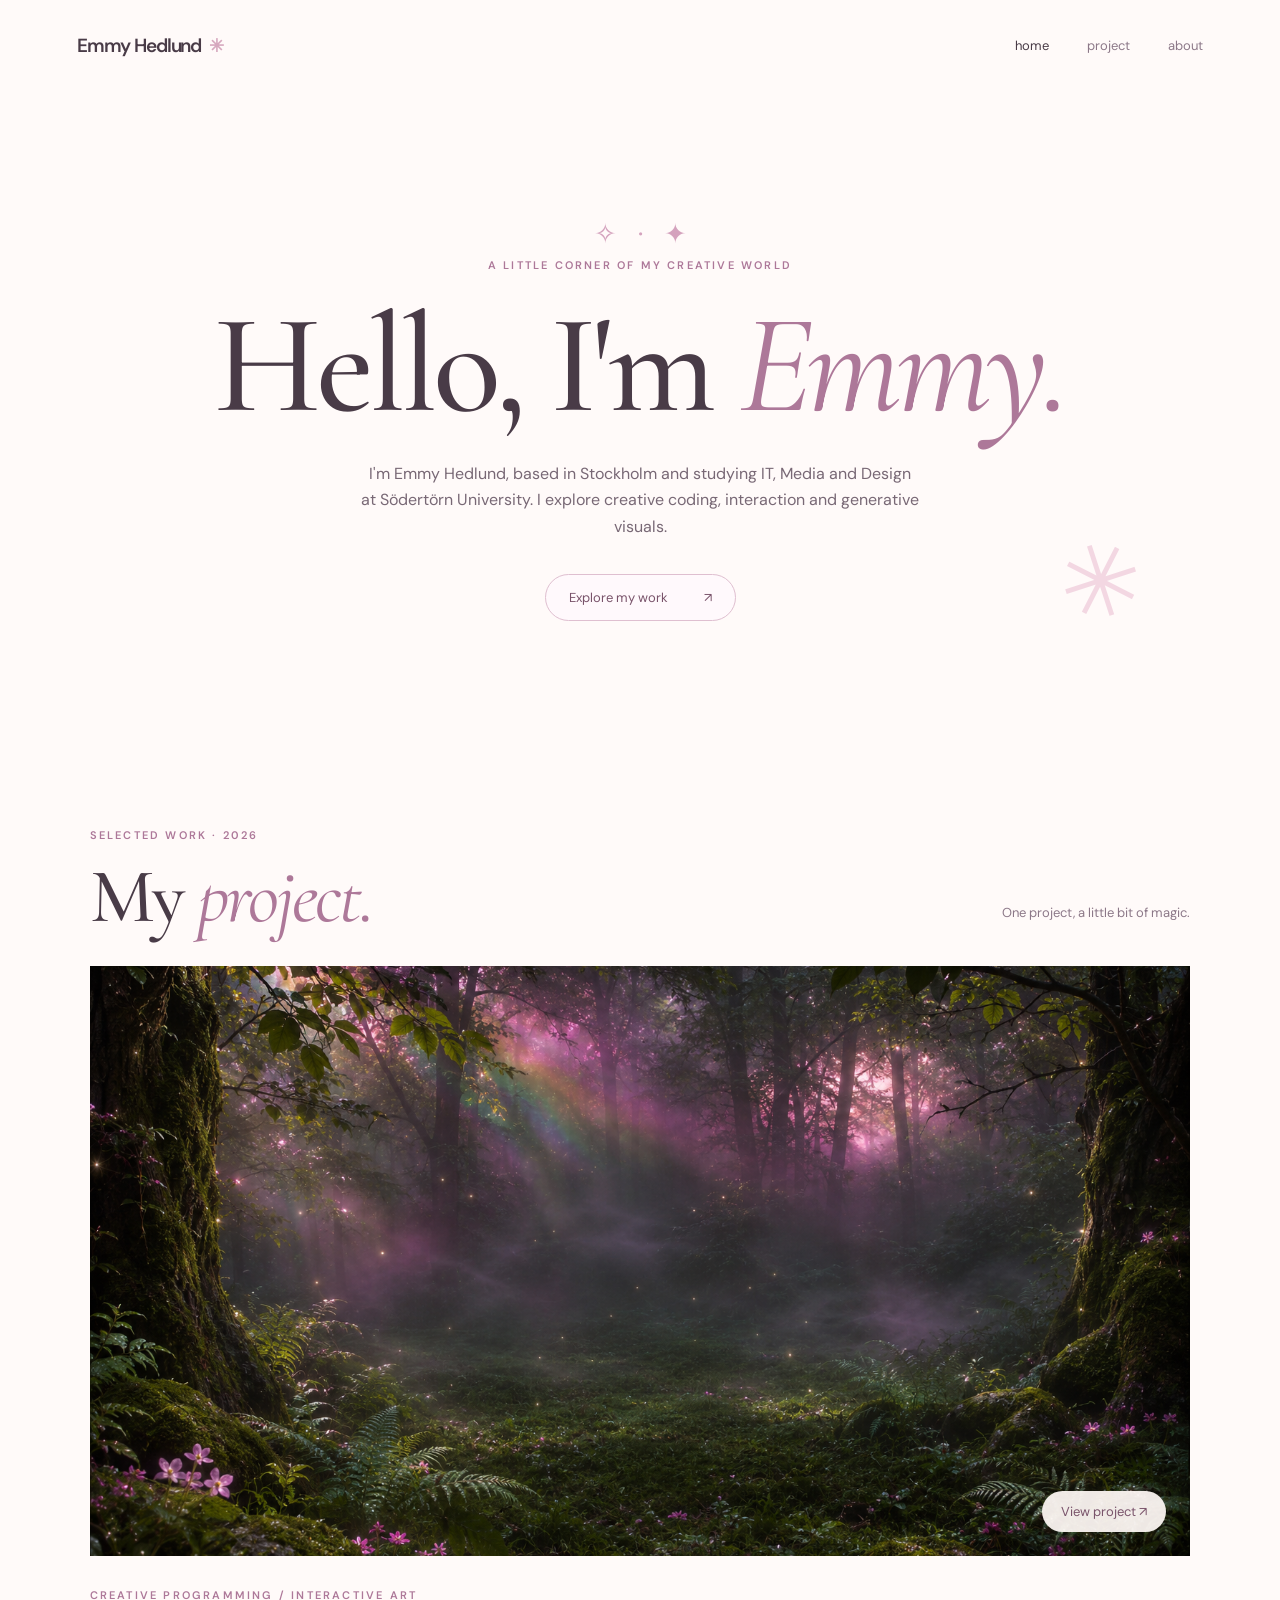
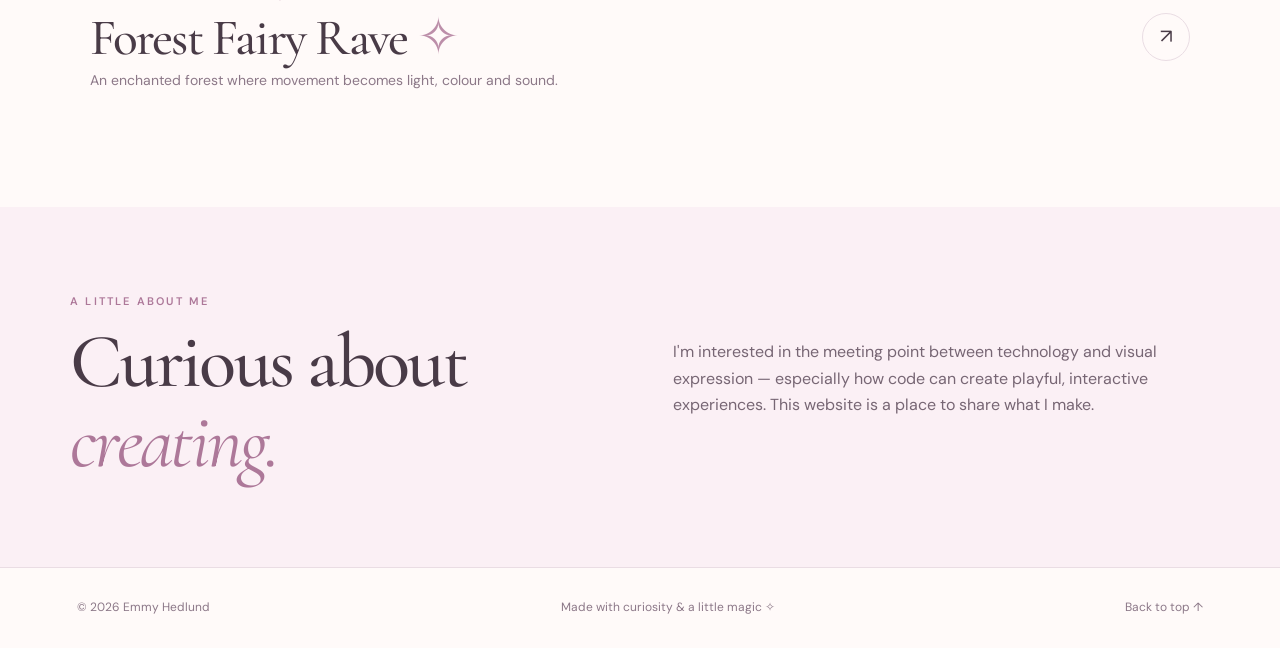
<file: index.html>
<!doctype html>
<html lang="en">

<head>
  <!-- Grundinställningar -->
  <meta charset="utf-8">
  <meta name="viewport" content="width=device-width, initial-scale=1">
  <title>Emmy Hedlund — Creative Coding</title>
  <meta name="description" content="Emmy Hedlund, IT, Media and Design student exploring creative coding and interactive experiences.">

  <!-- Google Fonts -->
  <link rel="preconnect" href="https://fonts.googleapis.com">
  <link rel="preconnect" href="https://fonts.gstatic.com" crossorigin>
  <link href="https://fonts.googleapis.com/css2?family=Cormorant+Garamond:ital,wght@0,400;0,500;0,600;1,400;1,500&family=DM+Sans:wght@400;500;600&display=swap" rel="stylesheet">

  <!-- Egen CSS -->
  <link rel="stylesheet" href="style.css">
</head>

<body>

  <!-- ========== NAVIGATION ========== -->
  <header class="nav">
    <a class="wordmark" href="index.html">Emmy Hedlund <span>✳</span></a>

    <nav>
      <a class="active" href="index.html">home</a>
      <a href="project.html">project</a>
      <a href="#about">about</a>
    </nav>
  </header>

  <main>

    <!-- ========== HERO (startsidans intro) ========== -->
    <section class="home-hero">
      <!-- Dekorativa stjärnor -->
      <div class="tiny-stars" aria-hidden="true">✧ &nbsp; · &nbsp; ✦</div>

      <p class="kicker">A LITTLE CORNER OF MY CREATIVE WORLD</p>
      <h1>Hello, I'm <em>Emmy.</em></h1>

      <p class="lead">
        I'm Emmy Hedlund, based in Stockholm and studying IT, Media and Design
        at Södertörn University. I explore creative coding, interaction and
        generative visuals.
      </p>

      <!-- Länk som scrollar ner till projektet -->
      <a class="pill-link" href="#work">Explore my work <span aria-hidden="true">↗</span></a>

      <span class="hero-ornament" aria-hidden="true">✳</span>
    </section>

    <!-- ========== PROJEKT ========== -->
    <section class="work-section" id="work">

      <!-- Rubrik för sektionen -->
      <div class="section-title">
        <div>
          <p class="kicker">SELECTED WORK · 2026</p>
          <h2>My <em>project.</em></h2>
        </div>
        <p>One project, a little bit of magic.</p>
      </div>

      <!-- Projektkort (hela kortet är en länk) -->
      <a class="project-card" href="project.html" aria-label="View Forest Fairy Rave project">

        <!-- Bild med text som visas vid hover -->
        <div class="project-image">
          <img src="assets/skog.png" alt="Magical forest illuminated with soft pink and violet light">
          <span class="project-overlay">View project <span aria-hidden="true">↗</span></span>
        </div>

        <!-- Titel och beskrivning -->
        <div class="project-info">
          <div>
            <span class="kicker">CREATIVE PROGRAMMING / INTERACTIVE ART</span>
            <h3>Forest Fairy Rave <span aria-hidden="true">✧</span></h3>
            <p>An enchanted forest where movement becomes light, colour and sound.</p>
          </div>
          <span class="round-arrow" aria-hidden="true">↗</span>
        </div>

      </a>
    </section>

    <!-- ========== OM MIG ========== -->
    <section class="about-section" id="about">
      <div>
        <p class="kicker">A LITTLE ABOUT ME</p>
        <h2>Curious about <em>creating.</em></h2>
      </div>

      <p>
        I'm interested in the meeting point between technology and visual
        expression — especially how code can create playful, interactive
        experiences. This website is a place to share what I make.
      </p>
    </section>

  </main>

  <!-- ========== FOOTER ========== -->
  <footer>
    <span>© 2026 Emmy Hedlund</span>
    <span>Made with curiosity &amp; a little magic ✧</span>

    <!-- Scrollar mjukt till toppen av sidan -->
    <a href="#top" onclick="window.scrollTo({top:0,behavior:'smooth'});return false">Back to top ↑</a>
  </footer>

</body>
</html>
</file>
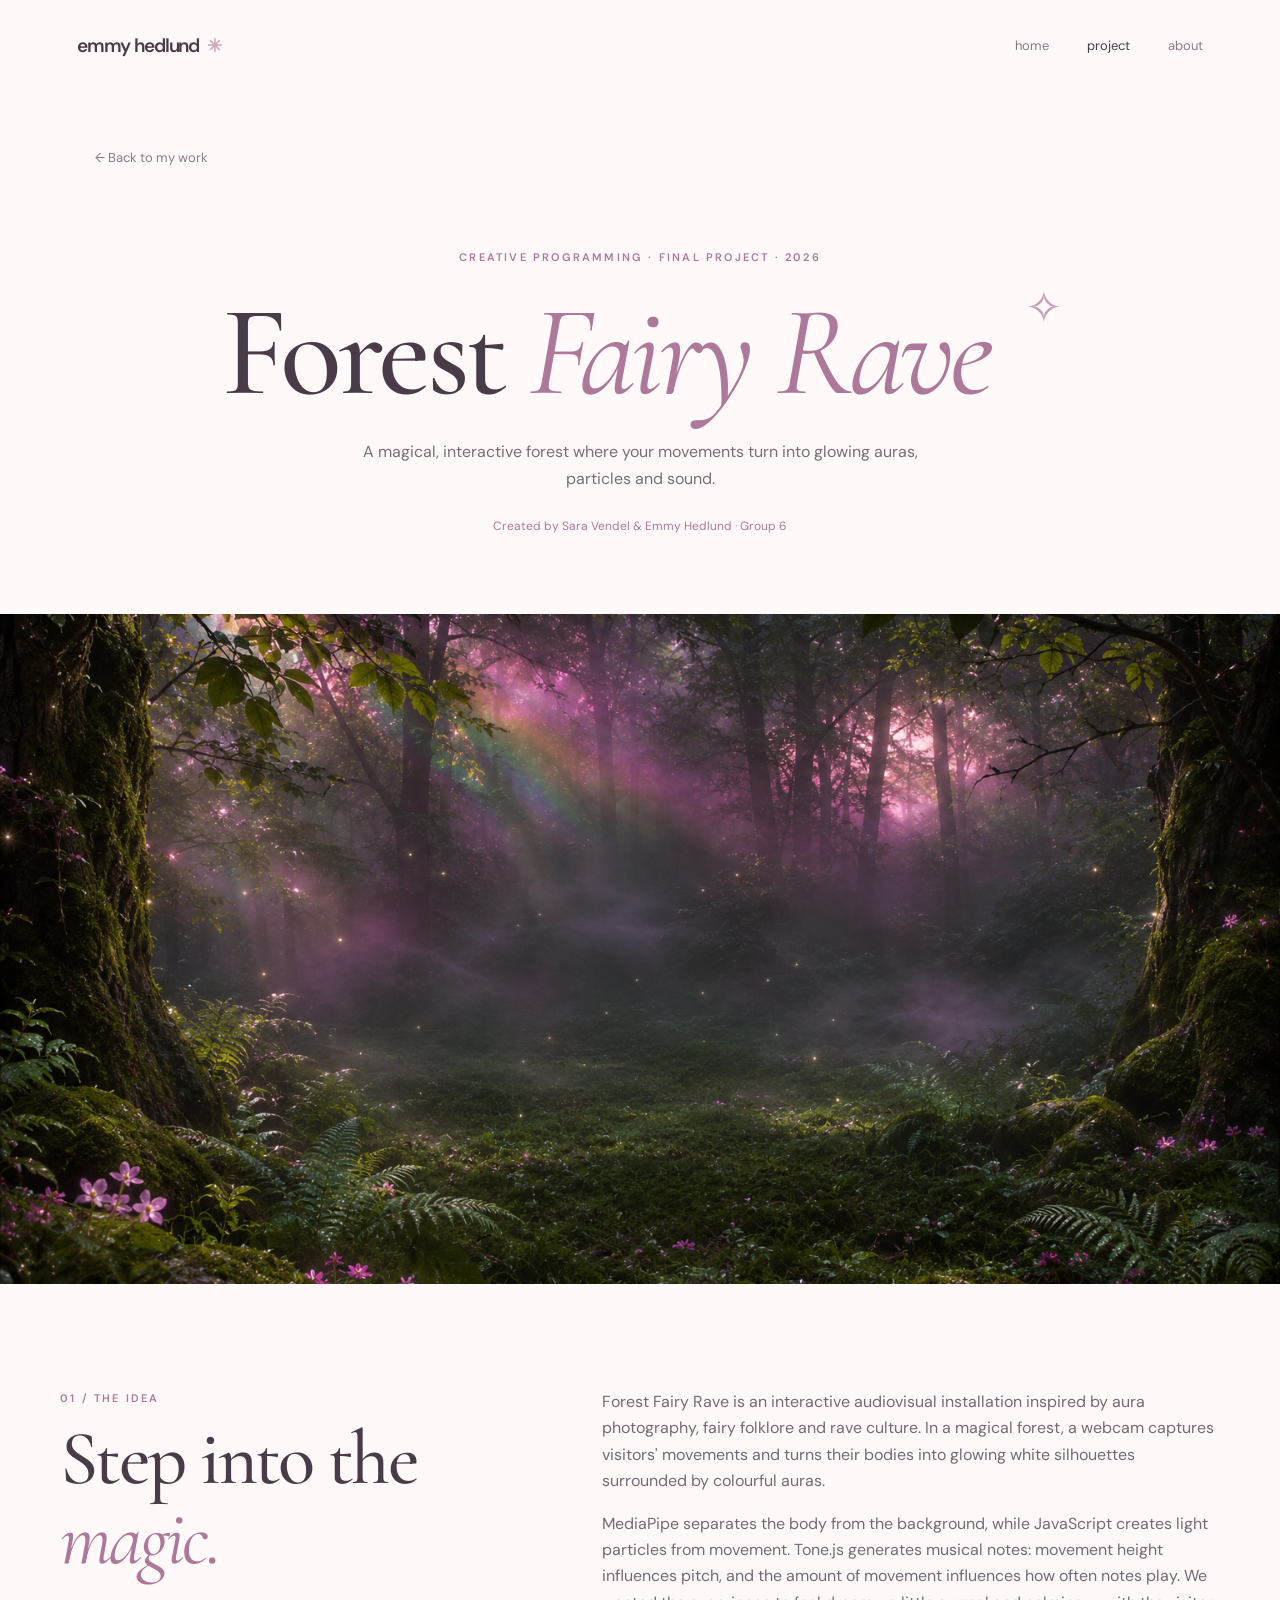
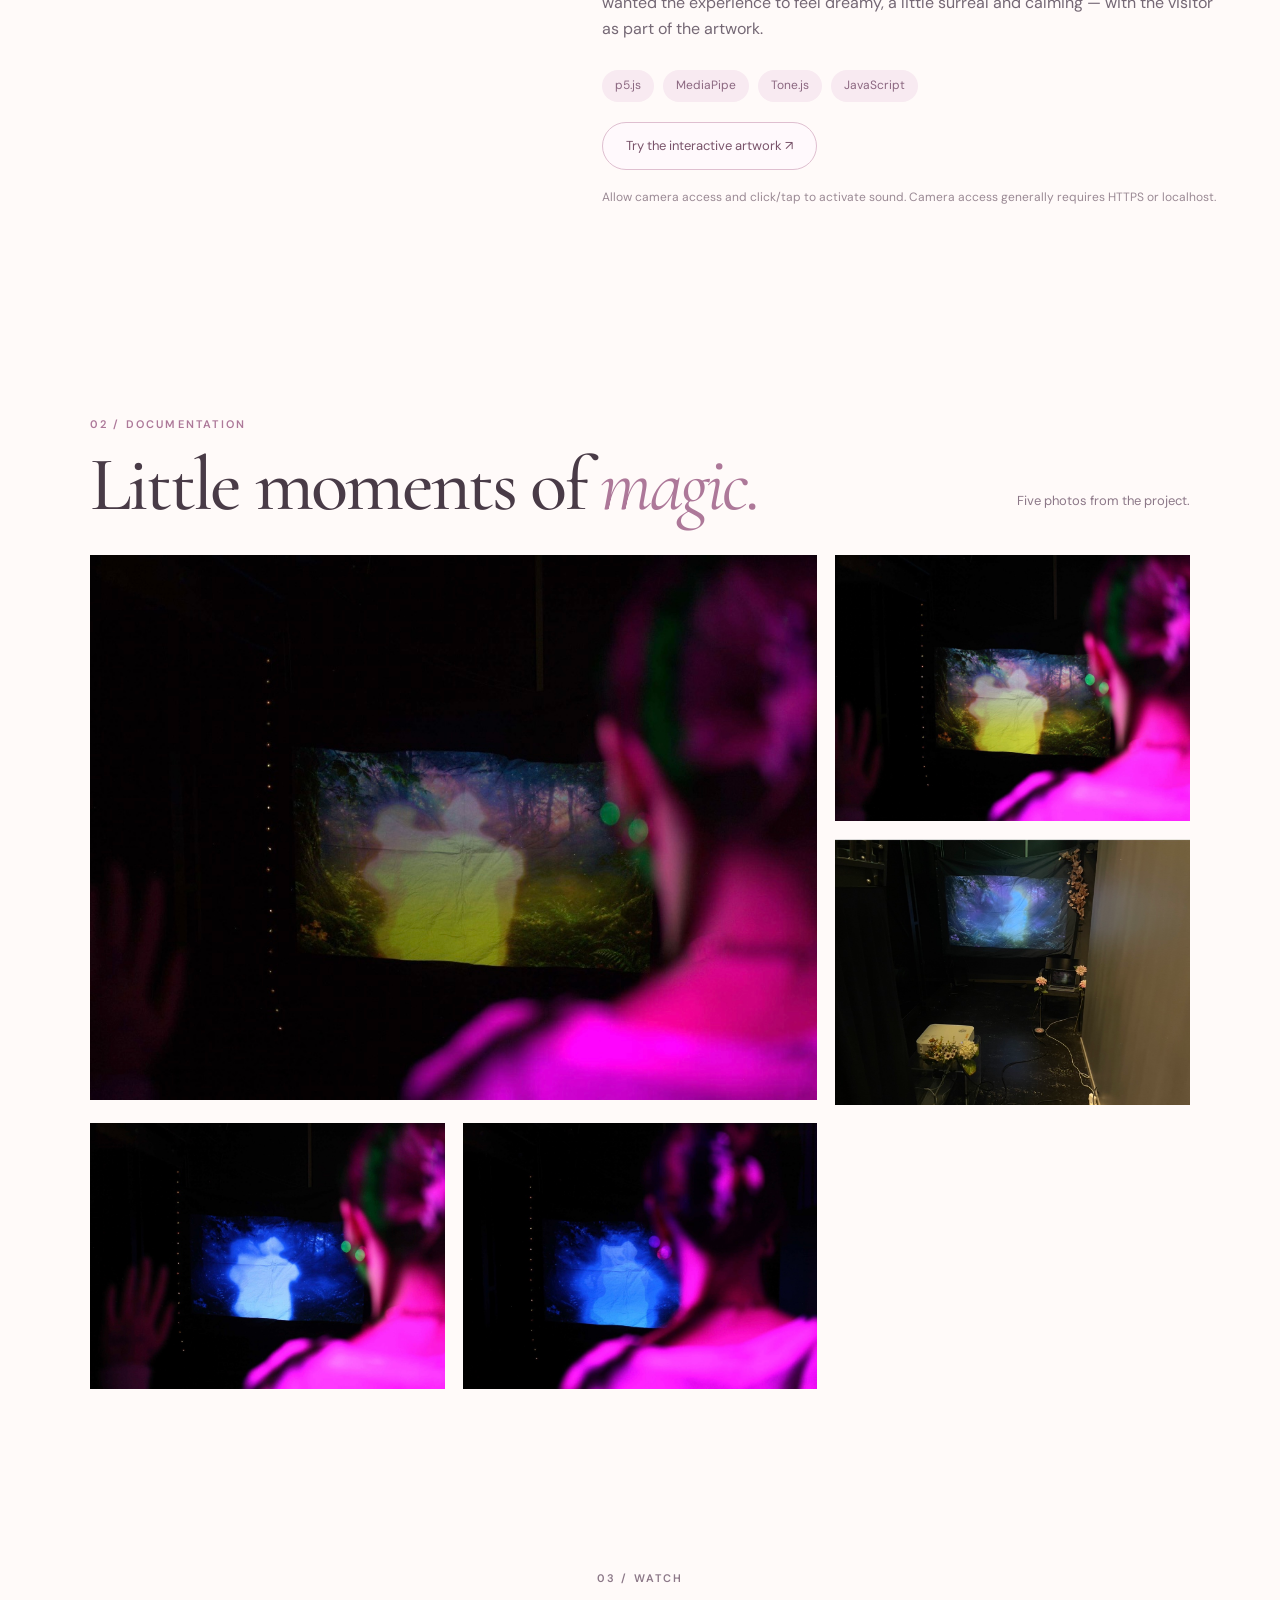
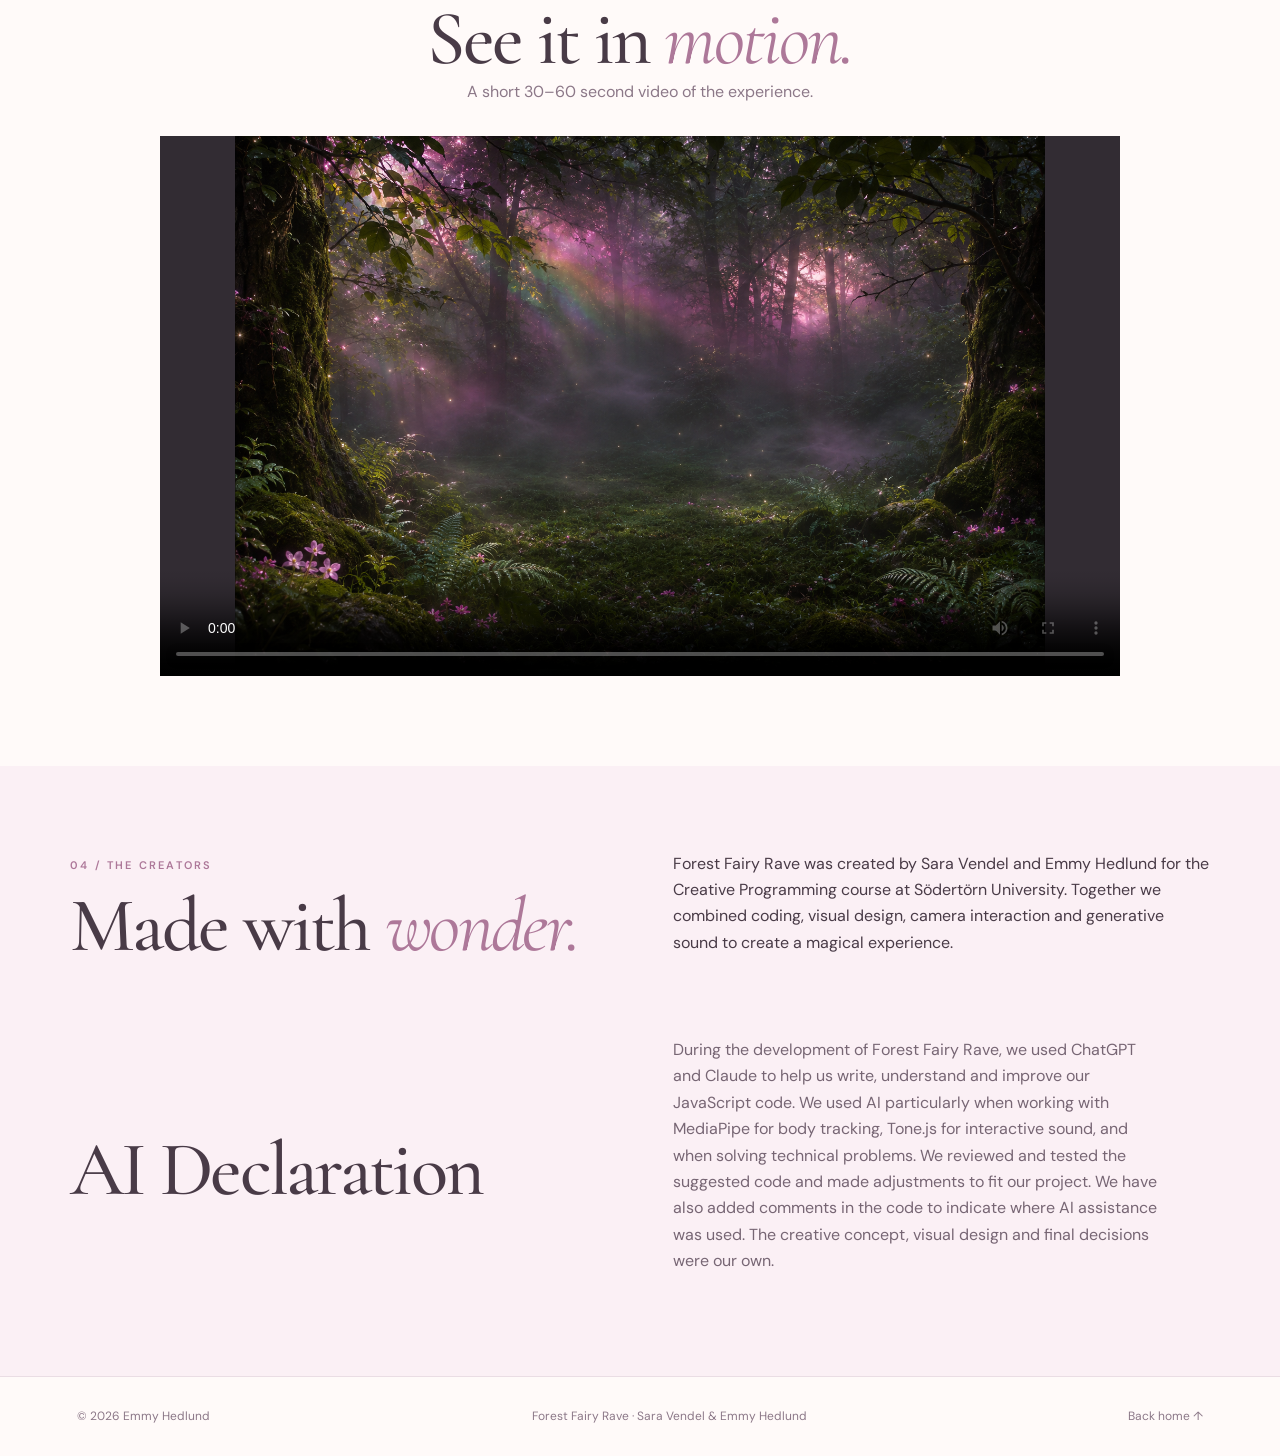
<file: project.html>
<!doctype html>
<html lang="en">

<head>
  <!-- Grundinställningar -->
  <meta charset="utf-8">
  <meta name="viewport" content="width=device-width, initial-scale=1">

  <title>Forest Fairy Rave — Emmy Hedlund &amp; Sara Vendel</title>

  <meta
    name="description"
    content="Forest Fairy Rave, an interactive audiovisual installation by Sara Vendel and Emmy Hedlund."
  >

  <!-- Google Fonts -->
  <link rel="preconnect" href="https://fonts.googleapis.com">
  <link rel="preconnect" href="https://fonts.gstatic.com" crossorigin>

  <link
    href="https://fonts.googleapis.com/css2?family=Cormorant+Garamond:ital,wght@0,400;0,500;0,600;1,400;1,500&family=DM+Sans:wght@400;500;600&display=swap"
    rel="stylesheet"
  >

  <!-- Egen CSS -->
  <link rel="stylesheet" href="style.css">
</head>

<body>

  <!-- ========== NAVIGATION ========== -->
  <header class="nav">
    <a class="wordmark" href="index.html">
      emmy hedlund <span>✳</span>
    </a>

    <nav>
      <a href="index.html">home</a>
      <a class="active" href="project.html">project</a>
      <a href="index.html#about">about</a>
    </nav>
  </header>

  <main>

    <!-- ========== PROJEKTETS INTRO ========== -->
    <section class="project-hero">

      <a class="back" href="index.html">
        ← Back to my work
      </a>

      <p class="kicker">
        CREATIVE PROGRAMMING · FINAL PROJECT · 2026
      </p>

      <h1>
        Forest <em>Fairy Rave</em>
        <span class="star">✧</span>
      </h1>

      <p class="project-lead">
        A magical, interactive forest where your movements
        turn into glowing auras, particles and sound.
      </p>

      <p class="credit">
        Created by Sara Vendel &amp; Emmy Hedlund · Group 6
      </p>

    </section>


    <!-- ========== STOR BANNERBILD ========== -->
    <div class="banner">
      <img
        src="assets/skog.png"
        alt="Forest Fairy Rave enchanted woodland with purple and pink light"
      >
    </div>


    <!-- ========== 01 / IDÉN ========== -->
    <section class="two-col">

      <!-- Vänster kolumn -->
      <div>
        <p class="kicker">01 / THE IDEA</p>
        <h2>Step into the <em>magic.</em></h2>
      </div>

      <!-- Höger kolumn -->
      <div class="copy">

        <p>
          Forest Fairy Rave is an interactive audiovisual
          installation inspired by aura photography, fairy
          folklore and rave culture. In a magical forest,
          a webcam captures visitors' movements and turns
          their bodies into glowing white silhouettes
          surrounded by colourful auras.
        </p>

        <p>
          MediaPipe separates the body from the background,
          while JavaScript creates light particles from
          movement. Tone.js generates musical notes:
          movement height influences pitch, and the amount
          of movement influences how often notes play.
          We wanted the experience to feel dreamy, a little
          surreal and calming — with the visitor as part
          of the artwork.
        </p>

        <!-- Teknikerna som användes -->
        <div class="chips">
          <span>p5.js</span>
          <span>MediaPipe</span>
          <span>Tone.js</span>
          <span>JavaScript</span>
        </div>

        <!-- Länk till interaktiva projektet -->
        <a
          class="pill-link"
          href="interactive-project/index.html"
          target="_blank"
          rel="noopener"
        >
          Try the interactive artwork ↗
        </a>

        <p class="note">
          Allow camera access and click/tap to activate
          sound. Camera access generally requires HTTPS
          or localhost.
        </p>

      </div>
    </section>


    <!-- ========== 02 / BILDGALLERI ========== -->
    <section class="gallery-section" id="gallery">

      <div class="section-title">

        <div>
          <p class="kicker">02 / DOCUMENTATION</p>
          <h2>Little moments of <em>magic.</em></h2>
        </div>

        <p>Five photos from the project.</p>

      </div>


      <!-- ALLA FEM BILDERNA -->
      <div class="photo-grid">

        <!-- BILD 1 -->
        <figure class="photo first">
          <img class="gallery-image"
            src="assets/Bild1.jpg"
            alt="Forest Fairy Rave – project documentation photo 1"
            loading="lazy"
          >
         
        </figure>


        <!-- BILD 2 -->
        <figure class="photo">
          <img class="gallery-image"
            src="assets/Bild2.jpg"
            alt="Forest Fairy Rave – project documentation photo 2"
            loading="lazy"
          >
          
        </figure>


        <!-- BILD 3 -->
        <figure class="photo">
          <img class="gallery-image"
            src="assets/Bild3.jpg"
            alt="Forest Fairy Rave – project documentation photo 3"
            loading="lazy"
          >
      
        </figure>


        <!-- BILD 4 -->
        <figure class="photo">
          <img class="gallery-image"
            src="assets/Bild4.jpg"
            alt="Forest Fairy Rave – project documentation photo 4"
            loading="lazy"
          >
         
        </figure>


        <!-- BILD 5 -->
        <figure class="photo">
          <img class="gallery-image"
            src="assets/Bild5.jpg"
            alt="Forest Fairy Rave – project documentation photo 5"
            loading="lazy"
          >
        
        </figure>

      </div>
    </section>


    <!-- ========== 03 / VIDEO ========== -->
    <section class="film-section" id="film">

      <p class="kicker">03 / WATCH</p>

      <h2>See it in <em>motion.</em></h2>

      <p>
        A short 30–60 second video of the experience.
      </p>

      <!-- DIN VIDEO -->
      <video
        controls
        playsinline
        preload="metadata"
        poster="assets/skog.png"
      >
        <source
          src="assets/projektvideo.mp4"
          type="video/mp4"
        >

        Your browser does not support video.
      </video>

    </section>


    <!-- ========== 04 / SKAPARNA ========== -->
    <section class="about-section">

      <div>
        <p class="kicker">04 / THE CREATORS</p>
        <h2>Made with <em>wonder.</em></h2>
      </div>

      <p>
        Forest Fairy Rave was created by Sara Vendel
        and Emmy Hedlund for the Creative Programming
        course at Södertörn University. Together we
        combined coding, visual design, camera interaction
        and generative sound to create a magical experience.
      </p>

      <h2>AI Declaration </h2>

        <p>During the development of Forest Fairy Rave, we used ChatGPT and Claude to help us write, understand and 
        improve our JavaScript code. We used AI particularly when working with MediaPipe for body tracking,
        Tone.js for interactive sound, and when solving technical problems. We reviewed and tested the suggested 
        code and made adjustments to fit our project. We have also added comments in the code to indicate where 
        AI assistance was used. The creative concept, visual design and final decisions were our own.</p>

    </section>

  </main>


  <!-- ========== FOOTER ========== -->
  <footer>

    <span>© 2026 Emmy Hedlund</span>

    <span>
      Forest Fairy Rave · Sara Vendel &amp; Emmy Hedlund
    </span>

    <a href="index.html">
      Back home ↑
    </a>

  </footer>

</body>
</html>
</file>
<file: style.css>
/* ==========================================================
   FÄRGER (CSS-variabler) – ändra här så ändras hela sidan
   ========================================================== */
:root {
  --bg: #fffaf9;     /* bakgrund */
  --ink: #493b47;    /* huvudtextfärg */
  --muted: #8c7888;  /* dämpad text */
  --pink: #ad7899;   /* accentfärg */
  --line: #eadde4;   /* linjer och ramar */
  --soft: #f8edf3;   /* mjuk bakgrund */
}


/* ==========================================================
   GRUNDSTIL
   ========================================================== */
* {
  box-sizing: border-box;
}

html {
  scroll-behavior: smooth; /* mjuk scroll vid ankarlänkar */
}

body {
  margin: 0;
  background: var(--bg);
  color: var(--ink);
  font: 16px/1.65 'DM Sans', sans-serif;
}

a {
  color: inherit;
}

/* Synlig ram när man navigerar med tangentbord */
a:focus-visible {
  outline: 2px solid var(--pink);
  outline-offset: 5px;
}

h1, h2, h3, p {
  margin-top: 0;
}

/* Rubriker använder serif-typsnittet */
h1, h2, h3 {
  font-family: 'Cormorant Garamond', serif;
  font-weight: 500;
  line-height: 1.04;
  letter-spacing: -.035em;
}

/* Kursiv text i rubriker blir rosa */
em {
  color: var(--pink);
  font-weight: 400;
}

main {
  overflow: hidden;
}

/* Liten versal text ovanför rubriker */
.kicker {
  font-size: 11px;
  letter-spacing: .2em;
  color: var(--pink);
  font-weight: 600;
}


/* ==========================================================
   NAVIGATION
   ========================================================== */
.nav {
  max-width: 1340px;
  margin: auto;
  display: flex;
  justify-content: space-between;
  align-items: center;
  padding: 30px clamp(22px, 6vw, 80px);
  gap: 20px;
}

.wordmark {
  font-size: 19px;
  font-weight: 600;
  letter-spacing: -.06em;
  text-decoration: none;
}

.wordmark span {
  color: #d6a8be;
  font-size: 18px;
  margin-left: 4px;
}

.nav nav {
  display: flex;
  gap: clamp(16px, 3vw, 38px);
  font-size: 13px;
}

.nav nav a {
  text-decoration: none;
  color: var(--muted);
}

/* Aktiv sida och hover får mörkare färg */
.nav nav a:hover,
.nav nav a.active {
  color: var(--ink);
}


/* ==========================================================
   STARTSIDAN – HERO
   ========================================================== */
.home-hero {
  min-height: 610px;
  max-width: 1200px;
  margin: 0 auto;
  position: relative;
  text-align: center;
  padding: 120px 25px 115px;
}

.home-hero h1 {
  font-size: clamp(78px, 11vw, 150px);
  margin: 18px 0 22px;
}

.lead {
  max-width: 560px;
  margin: 0 auto 34px;
  color: #786875;
  font-size: 16px;
}

.tiny-stars {
  color: #d4a2bd;
  font-size: 27px;
}

/* Stor dekorativ stjärna i hörnet */
.hero-ornament {
  position: absolute;
  right: 8%;
  bottom: 70px;
  color: #edc5d7;
  font-size: 100px;
  font-weight: 200;
  opacity: .65;
  transform: rotate(-18deg);
  pointer-events: none; /* går inte att klicka på */
}


/* ==========================================================
   KNAPPLÄNK (pill)
   ========================================================== */
.pill-link {
  display: inline-flex;
  align-items: center;
  gap: 36px;
  border: 1px solid #dfbfd0;
  border-radius: 100px;
  padding: 12px 23px;
  text-decoration: none;
  color: #79536a;
  font-size: 13px;
  background: #fff9fc;
  transition: background .2s, transform .2s;
}

.pill-link:hover {
  background: #f7e5ee;
  transform: translateY(-2px); /* lyfter knappen lite */
}


/* ==========================================================
   SEKTIONER (gemensam layout)
   ========================================================== */
.work-section,
.gallery-section,
.film-section {
  padding: 90px clamp(22px, 7vw, 100px);
  max-width: 1340px;
  margin: auto;
}

/* Sektionsrubrik med text till höger */
.section-title {
  display: flex;
  align-items: end;
  justify-content: space-between;
  gap: 30px;
  margin-bottom: 30px;
}

/* Stora h2-rubriker i alla sektioner */
.section-title h2,
.two-col h2,
.about-section h2,
.film-section h2 {
  font-size: clamp(50px, 6vw, 84px);
  margin: 12px 0 0;
}

.section-title > p {
  font-size: 13px;
  color: var(--muted);
}


/* ==========================================================
   PROJEKTKORT (startsidan)
   ========================================================== */
.project-card {
  text-decoration: none;
  display: block;
}

.project-image {
  height: clamp(320px, 48vw, 590px);
  position: relative;
  overflow: hidden;
  background: #302b35;
}

/* Bilden fyller hela rutan (gäller även bannern på projektsidan) */
.project-image img,
.banner img {
  width: 100%;
  height: 100%;
  object-fit: cover;
  display: block;
  transition: transform .6s;
}

/* Zoomar in lite när man hovrar över kortet */
.project-card:hover img {
  transform: scale(1.035);
}

/* "View project"-etiketten i hörnet av bilden */
.project-overlay {
  position: absolute;
  right: 24px;
  bottom: 24px;
  background: #fff9f6ed;
  color: #79536a;
  border-radius: 30px;
  padding: 10px 19px;
  font-size: 13px;
}

.project-info {
  display: flex;
  justify-content: space-between;
  align-items: center;
  gap: 20px;
  padding: 25px 0;
}

.project-info h3 {
  font-size: clamp(36px, 4vw, 54px);
  margin: 4px 0;
}

.project-info h3 span {
  color: #bc8ea9;
}

.project-info p {
  font-size: 14px;
  color: var(--muted);
  margin: 0;
}

/* Rund pil-knapp */
.round-arrow {
  border: 1px solid var(--line);
  border-radius: 50%;
  width: 48px;
  height: 48px;
  display: grid;
  place-items: center;
  font-size: 20px;
}


/* ==========================================================
   OM MIG / SKAPARNA (rosa sektion med två kolumner)
   ========================================================== */
.about-section {
  background: #fbf0f5;
  padding: 85px max(22px, calc((100vw - 1140px) / 2));
  display: grid;
  grid-template-columns: 1fr 1fr;
  gap: 65px;
  align-items: center;
}

.about-section p:last-child {
  max-width: 490px;
  color: #776674;
}


/* ==========================================================
   PROJEKTSIDAN – INTRO
   ========================================================== */
.project-hero {
  max-width: 1140px;
  margin: auto;
  text-align: center;
  padding: 55px 25px 65px;
}

.back {
  display: block;
  text-align: left;
  color: var(--muted);
  text-decoration: none;
  font-size: 13px;
  margin-bottom: 80px;
}

.project-hero h1 {
  font-size: clamp(65px, 10vw, 130px);
  margin: 20px 0;
}

.star {
  font-size: .35em;
  color: #c89bb6;
  vertical-align: top;
  margin-left: 10px;
}

.project-lead {
  max-width: 600px;
  margin: 0 auto 25px;
  color: #796c78;
}

.credit {
  font-size: 12px;
  color: var(--pink);
}

/* Bred bild under introt */
.banner {
  height: clamp(330px, 55vw, 670px);
}


/* ==========================================================
   PROJEKTSIDAN – IDÉ (två kolumner)
   ========================================================== */
.two-col {
  max-width: 1240px;
  margin: auto;
  padding: 105px 40px;
  display: grid;
  grid-template-columns: .85fr 1.15fr;
  gap: 85px;
}

.copy p {
  color: #756875;
}

.copy .pill-link {
  margin-top: 20px;
}

/* Små "taggar" för teknikerna */
.chips {
  display: flex;
  flex-wrap: wrap;
  gap: 9px;
  margin-top: 28px;
}

.chips span {
  font-size: 12px;
  color: #8b6780;
  background: #f8eaf1;
  border-radius: 50px;
  padding: 6px 13px;
}

/* Liten anteckningstext (!important för att slå .copy p) */
.note {
  font-size: 12px !important;
  color: #9a8994 !important;
  margin-top: 18px;
}


/* ==========================================================
   PROJEKTSIDAN – BILDGALLERI
   ========================================================== */
.photo-grid {
  display: grid;
  grid-template-columns: repeat(3, minmax(0, 1fr));
  gap: 18px;
}

.photo {
  margin: 0;
}

/* Första bilden är större (2 kolumner x 2 rader) */
.photo.first {
  grid-column: span 2;
  grid-row: span 2;
}

.photo figcaption {
  font-size: 12px;
  color: var(--muted);
  padding: 8px 0 12px;
}

/* Bilderna laddas direkt från project.html */
.gallery-image {
  width: 100%;
  aspect-ratio: 4/3;
  object-fit: cover;
  display: block;
}

.photo.first .gallery-image {
  aspect-ratio: 4/3;
}


/* ==========================================================
   PROJEKTSIDAN – FILM
   ========================================================== */
.film-section {
  text-align: center;
}

.film-section > p {
  color: var(--muted);
}

.film-section video {
  width: min(100%, 960px);
  aspect-ratio: 16/9;
  background: #322c33;
  display: block;
  margin: 30px auto 0;
}


/* ==========================================================
   FOOTER
   ========================================================== */
footer {
  padding: 30px clamp(22px, 6vw, 80px);
  display: flex;
  justify-content: space-between;
  gap: 15px;
  flex-wrap: wrap;
  font-size: 12px;
  color: var(--muted);
  border-top: 1px solid var(--line);
}

footer a {
  text-decoration: none;
}


/* ==========================================================
   MOBIL (skärmar upp till 700px breda)
   ========================================================== */
@media (max-width: 700px) {
  .nav {
    padding: 22px;
  }

  .nav nav {
    gap: 14px;
  }

  .home-hero {
    min-height: 550px;
    padding: 105px 20px 85px;
  }

  .home-hero h1 {
    font-size: clamp(65px, 16vw, 95px);
  }

  .hero-ornament {
    font-size: 60px;
    right: 4%;
    bottom: 30px;
  }

  /* Rubrik och text hamnar under varandra */
  .section-title {
    align-items: start;
    flex-direction: column;
    gap: 5px;
  }

  .work-section,
  .gallery-section,
  .film-section {
    padding: 65px 22px;
  }

  /* Tvåkolumnslayouter blir en kolumn */
  .about-section,
  .two-col {
    grid-template-columns: 1fr;
    gap: 20px;
    padding: 65px 22px;
  }

  .project-hero {
    padding-top: 25px;
  }

  .back {
    margin-bottom: 55px;
  }

  /* Galleriet får två kolumner i stället för tre */
  .photo-grid {
    grid-template-columns: repeat(2, minmax(0, 1fr));
  }

  .photo.first {
    grid-column: span 2;
    grid-row: auto;
  }

  footer {
    flex-direction: column;
  }
}


/* ==========================================================
   TILLGÄNGLIGHET – för de som vill ha mindre animation
   ========================================================== */
@media (prefers-reduced-motion: reduce) {
  *, *:before, *:after {
    scroll-behavior: auto !important;
    transition: none !important;
  }
}
</file>
